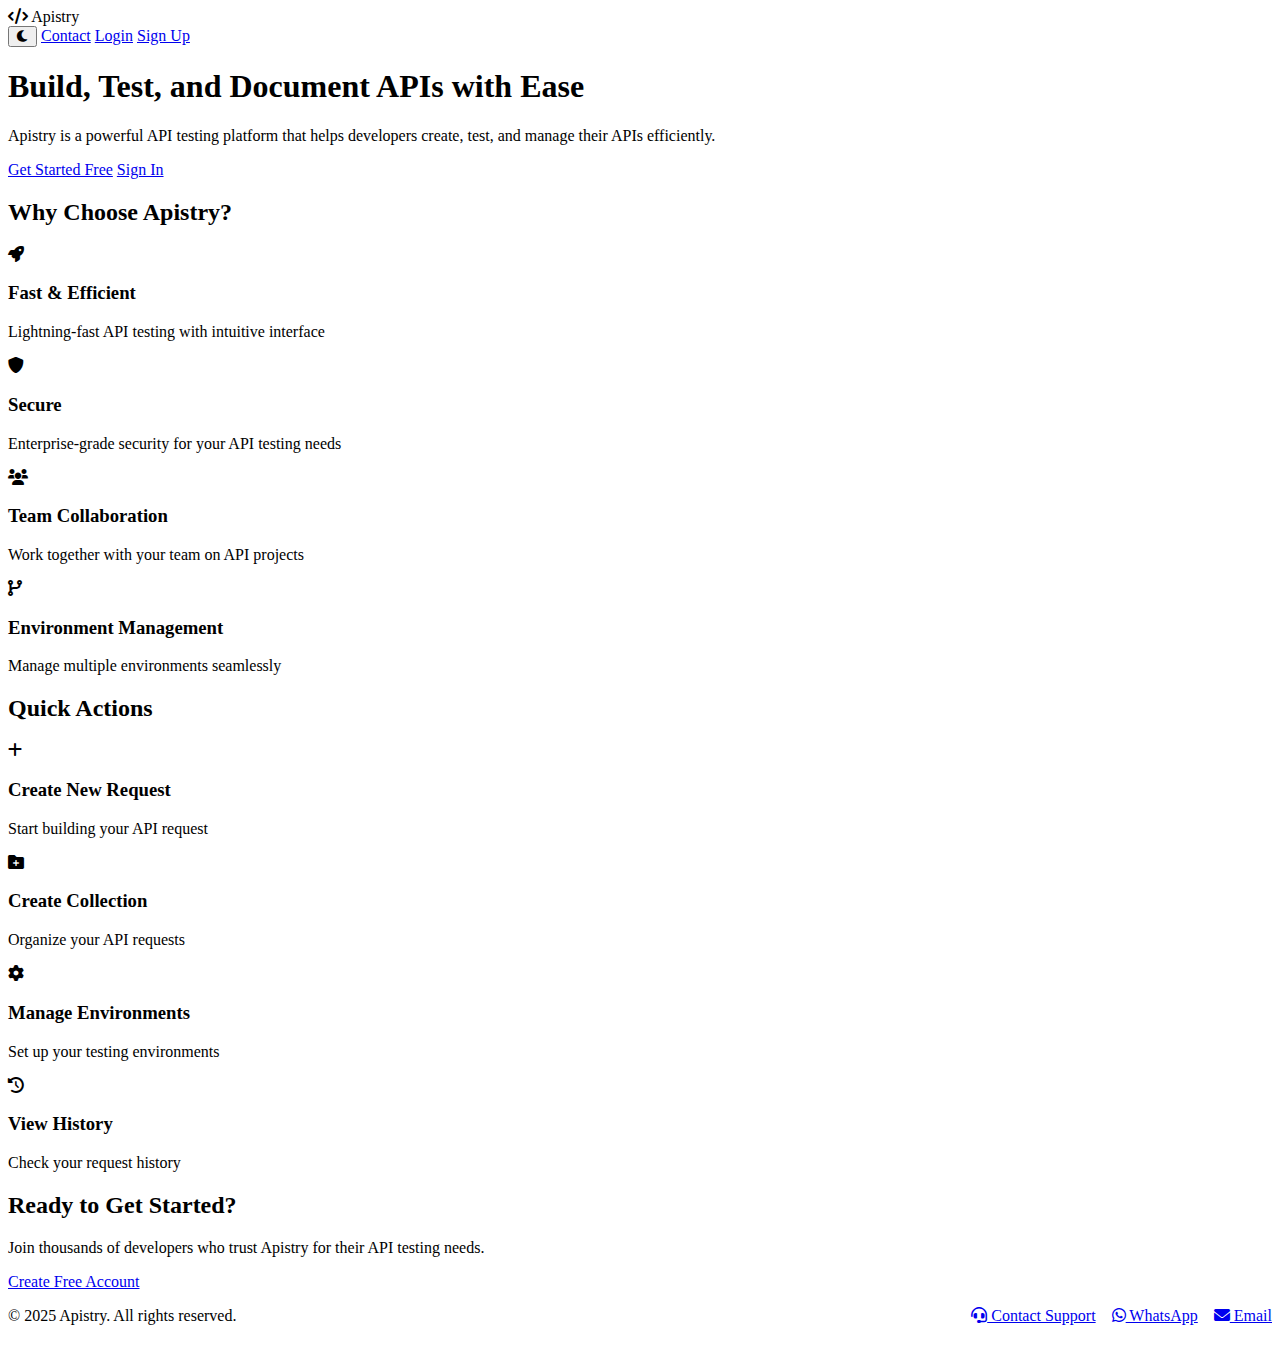
<file: target/classes/templates/index.html>
<!DOCTYPE html>
<html lang="en" xmlns:th="http://www.thymeleaf.org">
<head>
    <meta charset="UTF-8">
    <meta name="viewport" content="width=device-width, initial-scale=1.0">
    <title>Apistry - API Testing Made Simple</title>
    <link href="https://cdnjs.cloudflare.com/ajax/libs/font-awesome/6.0.0/css/all.min.css" rel="stylesheet">
    <link rel="stylesheet" th:href="@{/css/main.css}">
    <script th:src="@{/js/main.js}" defer></script>
</head>
<body>
    <!-- Header -->
    <header class="header">
        <div class="header-content">
            <div class="logo">
                <i class="fas fa-code"></i>
                <span>Apistry</span>
            </div>
            <nav class="nav-menu">
                <button class="theme-toggle" onclick="toggleTheme()" title="Toggle theme">
                    <i class="fas fa-moon"></i>
                </button>
                <a href="/contact" class="nav-link">Contact</a>
                <a href="/login" class="nav-link">Login</a>
                <a href="/register" class="nav-link btn-primary">Sign Up</a>
            </nav>
        </div>
    </header>

    <!-- Main Content -->
    <main class="main-content">
        <!-- Hero Section -->
        <section class="hero">
            <div class="hero-content">
                <h1 class="hero-title">Build, Test, and Document APIs with Ease</h1>
                <p class="hero-subtitle">Apistry is a powerful API testing platform that helps developers create, test, and manage their APIs efficiently.</p>
                <div class="hero-buttons">
                    <a href="/register" class="btn btn-primary btn-large">Get Started Free</a>
                    <a href="/login" class="btn btn-secondary btn-large">Sign In</a>
                </div>
            </div>
        </section>

        <!-- Features Section -->
        <section class="features">
            <div class="container">
                <h2 class="section-title">Why Choose Apistry?</h2>
                <div class="features-grid">
                    <div class="feature-card">
                        <div class="feature-icon">
                            <i class="fas fa-rocket"></i>
                        </div>
                        <h3>Fast & Efficient</h3>
                        <p>Lightning-fast API testing with intuitive interface</p>
                    </div>
                    <div class="feature-card">
                        <div class="feature-icon">
                            <i class="fas fa-shield-alt"></i>
                        </div>
                        <h3>Secure</h3>
                        <p>Enterprise-grade security for your API testing needs</p>
                    </div>
                    <div class="feature-card">
                        <div class="feature-icon">
                            <i class="fas fa-users"></i>
                        </div>
                        <h3>Team Collaboration</h3>
                        <p>Work together with your team on API projects</p>
                    </div>
                    <div class="feature-card">
                        <div class="feature-icon">
                            <i class="fas fa-code-branch"></i>
                        </div>
                        <h3>Environment Management</h3>
                        <p>Manage multiple environments seamlessly</p>
                    </div>
                </div>
            </div>
        </section>

        <!-- Quick Actions Section -->
        <section class="quick-actions">
            <div class="container">
                <h2 class="section-title">Quick Actions</h2>
                <div class="actions-grid">
                    <div class="action-card" onclick="window.location.href='/login'">
                        <div class="action-icon">
                            <i class="fas fa-plus"></i>
                        </div>
                        <h3>Create New Request</h3>
                        <p>Start building your API request</p>
                    </div>
                    <div class="action-card" onclick="window.location.href='/login'">
                        <div class="action-icon">
                            <i class="fas fa-folder-plus"></i>
                        </div>
                        <h3>Create Collection</h3>
                        <p>Organize your API requests</p>
                    </div>
                    <div class="action-card" onclick="window.location.href='/login'">
                        <div class="action-icon">
                            <i class="fas fa-cog"></i>
                        </div>
                        <h3>Manage Environments</h3>
                        <p>Set up your testing environments</p>
                    </div>
                    <div class="action-card" onclick="window.location.href='/login'">
                        <div class="action-icon">
                            <i class="fas fa-history"></i>
                        </div>
                        <h3>View History</h3>
                        <p>Check your request history</p>
                    </div>
                </div>
            </div>
        </section>

        <!-- CTA Section -->
        <section class="cta">
            <div class="container">
                <h2>Ready to Get Started?</h2>
                <p>Join thousands of developers who trust Apistry for their API testing needs.</p>
                <a href="/register" class="btn btn-primary btn-large">Create Free Account</a>
            </div>
        </section>
    </main>

    <!-- Footer -->
    <footer class="footer">
        <div class="container">
            <div style="display: flex; justify-content: space-between; align-items: center; flex-wrap: wrap; gap: 1rem;">
                <p>&copy; 2025 Apistry. All rights reserved.</p>
                <div style="display: flex; gap: 1rem; align-items: center;">
                    <a href="/contact">
                        <i class="fas fa-headset"></i> Contact Support
                    </a>
                    <a href="https://wa.me/919560530197" target="_blank">
                        <i class="fab fa-whatsapp"></i> WhatsApp
                    </a>
                    <a href="mailto:ak23.ideal@gmail.com">
                        <i class="fas fa-envelope"></i> Email
                    </a>
                </div>
            </div>
        </div>
    </footer>

    <script th:src="@{/js/main.js}"></script>
</body>
</html>
</file>
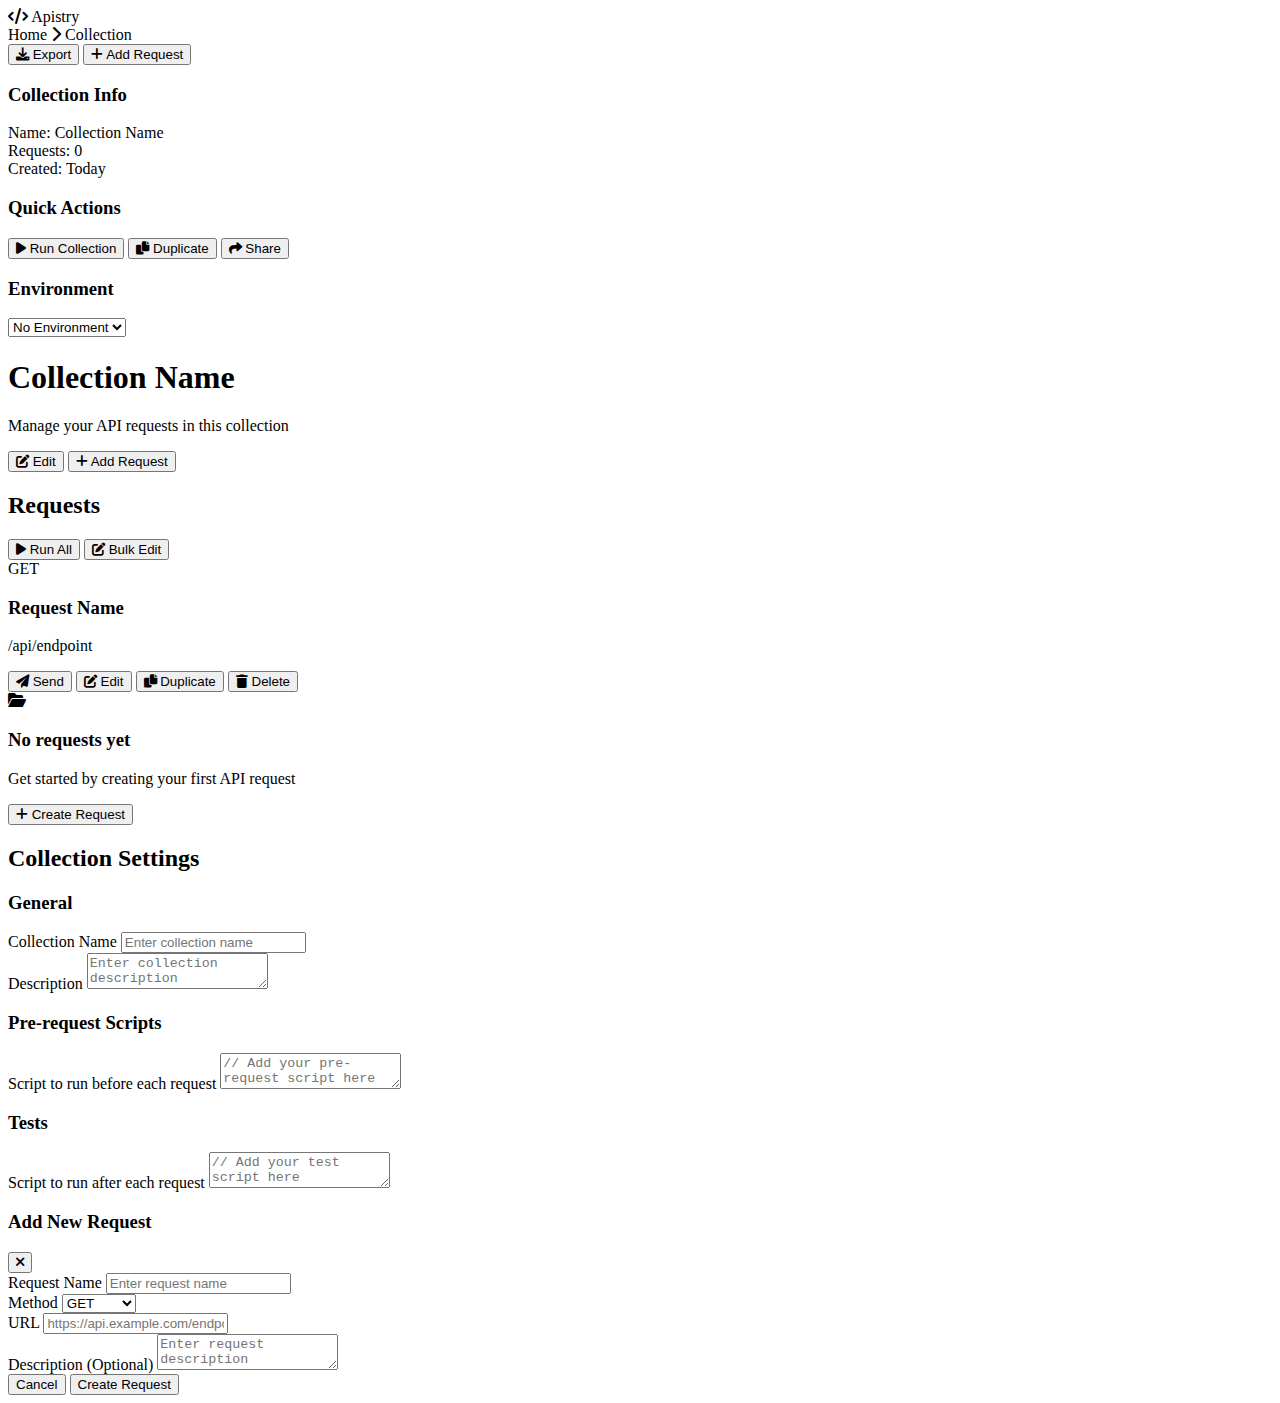
<file: target/classes/templates/collection.html>
<!DOCTYPE html>
<html lang="en" xmlns:th="http://www.thymeleaf.org">
<head>
    <meta charset="UTF-8">
    <meta name="viewport" content="width=device-width, initial-scale=1.0">
    <title>Collection - Apistry</title>
    <link rel="stylesheet" th:href="@{/css/main.css}">
    <link rel="stylesheet" th:href="@{/css/collection.css}">
    <link href="https://cdnjs.cloudflare.com/ajax/libs/font-awesome/6.0.0/css/all.min.css" rel="stylesheet">
</head>
<body>
    <!-- Header -->
    <header class="header">
        <div class="header-left">
            <div class="logo">
                <i class="fas fa-code"></i>
                <span>Apistry</span>
            </div>
            <nav class="breadcrumb">
                <a th:href="@{/}">Home</a>
                <i class="fas fa-chevron-right"></i>
                <span th:text="${collection.name}">Collection</span>
            </nav>
        </div>
        <div class="header-right">
            <button class="btn btn-secondary">
                <i class="fas fa-download"></i>
                Export
            </button>
            <button class="btn btn-primary" onclick="addRequest()">
                <i class="fas fa-plus"></i>
                Add Request
            </button>
        </div>
    </header>

    <!-- Main Container -->
    <div class="main-container">
        <!-- Sidebar -->
        <aside class="sidebar">
            <div class="sidebar-section">
                <div class="sidebar-header">
                    <h3>Collection Info</h3>
                </div>
                <div class="collection-info">
                    <div class="info-item">
                        <label>Name:</label>
                        <span th:text="${collection.name}">Collection Name</span>
                    </div>
                    <div class="info-item">
                        <label>Requests:</label>
                        <span th:text="${#lists.size(requests)}">0</span>
                    </div>
                    <div class="info-item">
                        <label>Created:</label>
                        <span>Today</span>
                    </div>
                </div>
            </div>

            <div class="sidebar-section">
                <div class="sidebar-header">
                    <h3>Quick Actions</h3>
                </div>
                <div class="quick-actions">
                    <button class="btn btn-sm btn-secondary" onclick="runCollection()">
                        <i class="fas fa-play"></i>
                        Run Collection
                    </button>
                    <button class="btn btn-sm btn-secondary" onclick="duplicateCollection()">
                        <i class="fas fa-copy"></i>
                        Duplicate
                    </button>
                    <button class="btn btn-sm btn-secondary" onclick="shareCollection()">
                        <i class="fas fa-share"></i>
                        Share
                    </button>
                </div>
            </div>

            <div class="sidebar-section">
                <div class="sidebar-header">
                    <h3>Environment</h3>
                </div>
                <div class="environment-selector">
                    <select id="environmentSelect">
                        <option value="">No Environment</option>
                        <option value="dev">Development</option>
                        <option value="staging">Staging</option>
                        <option value="prod">Production</option>
                    </select>
                </div>
            </div>
        </aside>

        <!-- Main Content -->
        <main class="main-content">
            <div class="collection-container">
                <!-- Collection Header -->
                <div class="collection-header">
                    <div class="collection-title">
                        <h1 th:text="${collection.name}">Collection Name</h1>
                        <p class="collection-description">Manage your API requests in this collection</p>
                    </div>
                    <div class="collection-actions">
                        <button class="btn btn-secondary" onclick="editCollection()">
                            <i class="fas fa-edit"></i>
                            Edit
                        </button>
                        <button class="btn btn-primary" onclick="addRequest()">
                            <i class="fas fa-plus"></i>
                            Add Request
                        </button>
                    </div>
                </div>

                <!-- Requests List -->
                <div class="requests-section">
                    <div class="section-header">
                        <h2>Requests</h2>
                        <div class="section-actions">
                            <button class="btn btn-sm btn-secondary" onclick="runAllRequests()">
                                <i class="fas fa-play"></i>
                                Run All
                            </button>
                            <button class="btn btn-sm btn-secondary" onclick="bulkEdit()">
                                <i class="fas fa-edit"></i>
                                Bulk Edit
                            </button>
                        </div>
                    </div>

                    <div class="requests-list" th:if="${requests != null and !requests.empty}">
                        <div class="request-item" th:each="request : ${requests}">
                            <div class="request-info">
                                <div class="request-method">
                                    <span class="method-badge" th:text="${request.method}">GET</span>
                                </div>
                                <div class="request-details">
                                    <h3 class="request-name" th:text="${request.url}">Request Name</h3>
                                    <p class="request-url" th:text="${request.url}">/api/endpoint</p>
                                </div>
                            </div>
                            <div class="request-actions">
                                <button class="btn btn-sm btn-primary" th:onclick="'sendRequest(' + ${request.id} + ')'">
                                    <i class="fas fa-paper-plane"></i>
                                    Send
                                </button>
                                <button class="btn btn-sm btn-secondary" th:onclick="'editRequest(' + ${request.id} + ')'">
                                    <i class="fas fa-edit"></i>
                                    Edit
                                </button>
                                <button class="btn btn-sm btn-secondary" th:onclick="'duplicateRequest(' + ${request.id} + ')'">
                                    <i class="fas fa-copy"></i>
                                    Duplicate
                                </button>
                                <button class="btn btn-sm btn-danger" th:onclick="'deleteRequest(' + ${request.id} + ')'">
                                    <i class="fas fa-trash"></i>
                                    Delete
                                </button>
                            </div>
                        </div>
                    </div>

                    <div class="empty-state" th:if="${requests == null or requests.empty}">
                        <div class="empty-content">
                            <i class="fas fa-folder-open"></i>
                            <h3>No requests yet</h3>
                            <p>Get started by creating your first API request</p>
                            <button class="btn btn-primary" onclick="addRequest()">
                                <i class="fas fa-plus"></i>
                                Create Request
                            </button>
                        </div>
                    </div>
                </div>

                <!-- Collection Settings -->
                <div class="collection-settings">
                    <div class="section-header">
                        <h2>Collection Settings</h2>
                    </div>
                    <div class="settings-content">
                        <div class="setting-group">
                            <h3>General</h3>
                            <div class="setting-item">
                                <label>Collection Name</label>
                                <input type="text" th:value="${collection.name}" placeholder="Enter collection name">
                            </div>
                            <div class="setting-item">
                                <label>Description</label>
                                <textarea placeholder="Enter collection description"></textarea>
                            </div>
                        </div>

                        <div class="setting-group">
                            <h3>Pre-request Scripts</h3>
                            <div class="setting-item">
                                <label>Script to run before each request</label>
                                <textarea placeholder="// Add your pre-request script here"></textarea>
                            </div>
                        </div>

                        <div class="setting-group">
                            <h3>Tests</h3>
                            <div class="setting-item">
                                <label>Script to run after each request</label>
                                <textarea placeholder="// Add your test script here"></textarea>
                            </div>
                        </div>
                    </div>
                </div>
            </div>
        </main>
    </div>

    <!-- Add Request Modal -->
    <div class="modal" id="addRequestModal">
        <div class="modal-content">
            <div class="modal-header">
                <h3>Add New Request</h3>
                <button class="btn-icon modal-close">
                    <i class="fas fa-times"></i>
                </button>
            </div>
            <div class="modal-body">
                <form id="addRequestForm">
                    <div class="form-group">
                        <label for="requestName">Request Name</label>
                        <input type="text" id="requestName" name="name" placeholder="Enter request name" required>
                    </div>
                    <div class="form-group">
                        <label for="requestMethod">Method</label>
                        <select id="requestMethod" name="method" required>
                            <option value="GET">GET</option>
                            <option value="POST">POST</option>
                            <option value="PUT">PUT</option>
                            <option value="DELETE">DELETE</option>
                            <option value="PATCH">PATCH</option>
                        </select>
                    </div>
                    <div class="form-group">
                        <label for="requestUrl">URL</label>
                        <input type="url" id="requestUrl" name="url" placeholder="https://api.example.com/endpoint" required>
                    </div>
                    <div class="form-group">
                        <label for="requestDescription">Description (Optional)</label>
                        <textarea id="requestDescription" name="description" placeholder="Enter request description"></textarea>
                    </div>
                </form>
            </div>
            <div class="modal-footer">
                <button class="btn btn-secondary modal-close">Cancel</button>
                <button class="btn btn-primary" onclick="createRequest()">Create Request</button>
            </div>
        </div>
    </div>

    <script th:src="@{/js/main.js}"></script>
    <script th:src="@{/js/collection.js}"></script>
</body>
</html>
</file>
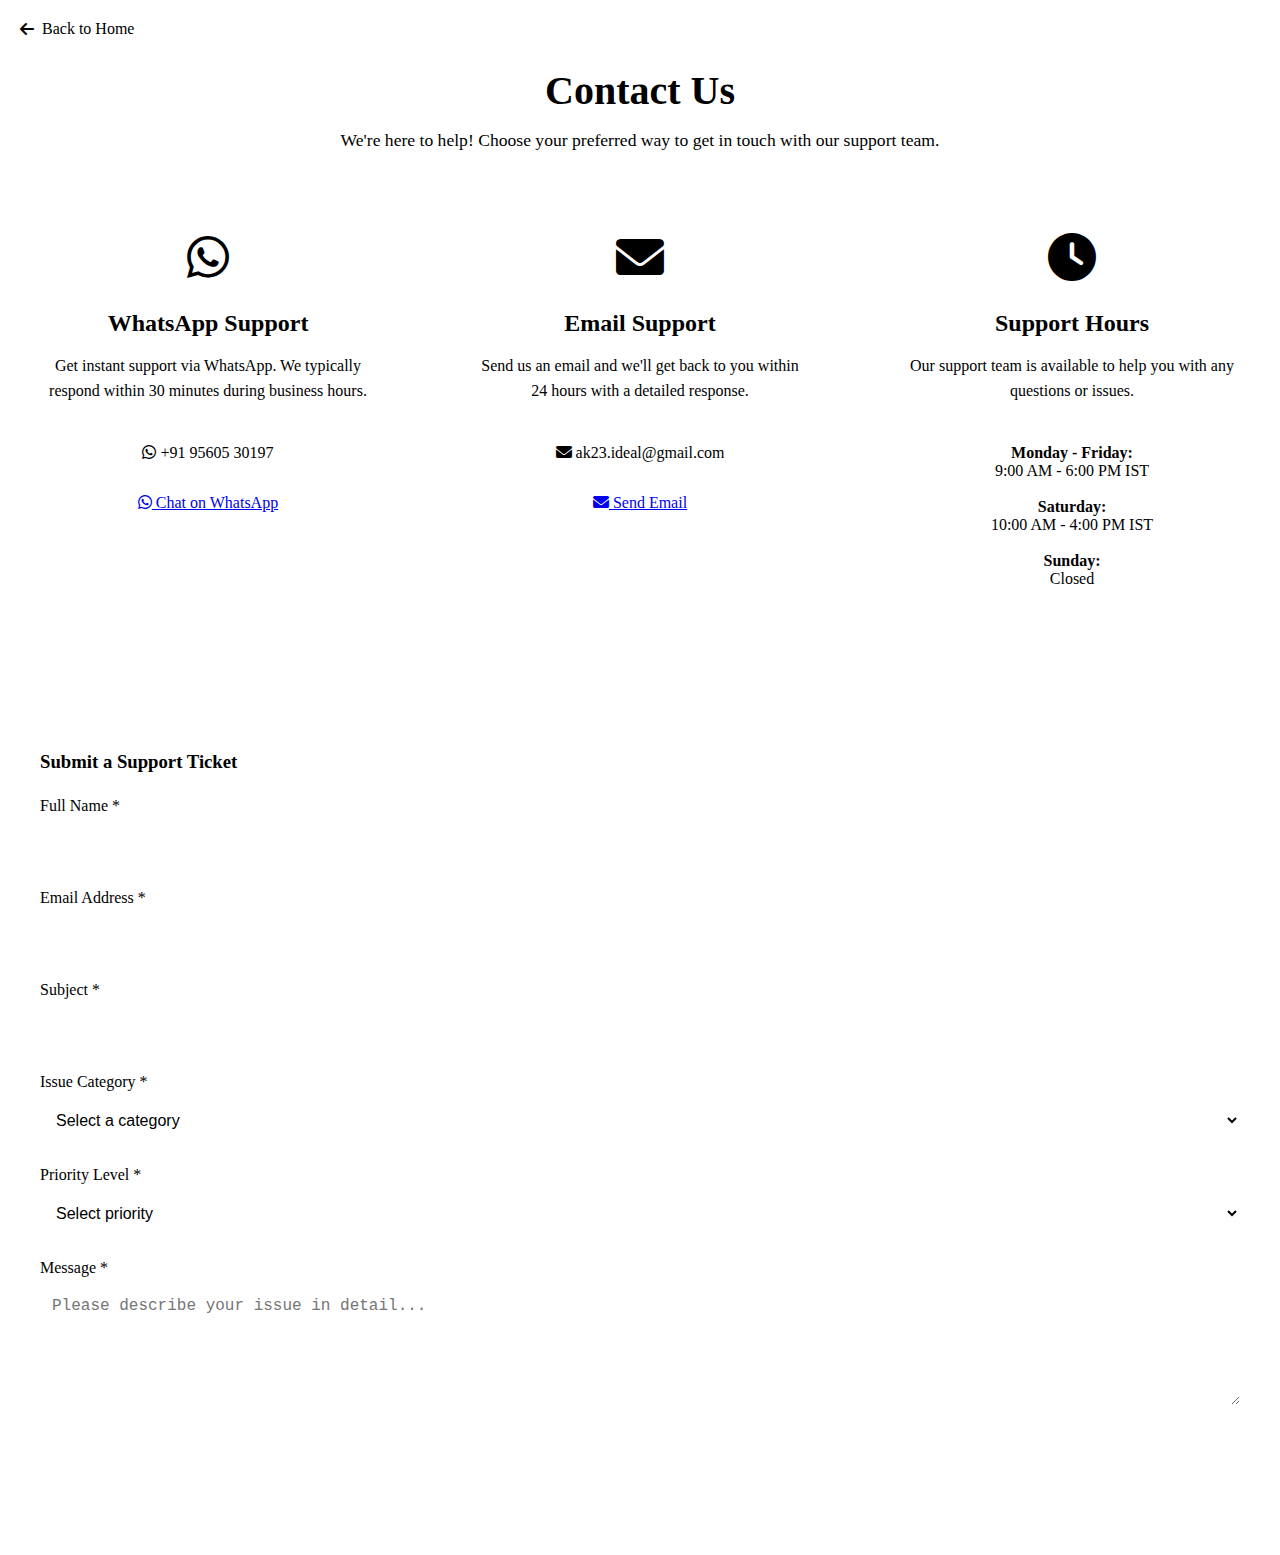
<file: target/classes/templates/contact.html>
<!DOCTYPE html>
<html lang="en" xmlns:th="http://www.thymeleaf.org">
<head>
    <meta charset="UTF-8">
    <meta name="viewport" content="width=device-width, initial-scale=1.0">
    <title>Contact Us - Apistry</title>
    <link href="https://cdnjs.cloudflare.com/ajax/libs/font-awesome/6.0.0/css/all.min.css" rel="stylesheet">
    <link rel="stylesheet" th:href="@{/css/main.css}">
    <script th:src="@{/js/main.js}" defer></script>
    <style>
        .contact-container {
            min-height: 100vh;
            background: var(--bg-primary);
            padding: 2rem 0;
        }
        
        .contact-header {
            text-align: center;
            margin-bottom: 3rem;
        }
        
        .contact-header h1 {
            font-size: 2.5rem;
            color: var(--text-primary);
            margin-bottom: 1rem;
            transition: color 0.3s ease;
        }
        
        .contact-header p {
            font-size: 1.1rem;
            color: var(--text-secondary);
            max-width: 600px;
            margin: 0 auto;
            transition: color 0.3s ease;
        }
        
        .contact-grid {
            display: grid;
            grid-template-columns: repeat(auto-fit, minmax(300px, 1fr));
            gap: 2rem;
            margin-bottom: 3rem;
        }
        
        .contact-card {
            background: var(--card-bg);
            border-radius: 12px;
            padding: 2rem;
            text-align: center;
            box-shadow: var(--shadow);
            transition: transform 0.3s ease, box-shadow 0.3s ease, background-color 0.3s ease;
        }
        
        .contact-card:hover {
            transform: translateY(-5px);
            box-shadow: 0 8px 25px rgba(0,0,0,0.1);
        }
        
        .contact-icon {
            font-size: 3rem;
            color: var(--btn-primary);
            margin-bottom: 1rem;
            transition: color 0.3s ease;
        }
        
        .contact-card h3 {
            font-size: 1.5rem;
            color: var(--text-primary);
            margin-bottom: 1rem;
            transition: color 0.3s ease;
        }
        
        .contact-card p {
            color: var(--text-secondary);
            margin-bottom: 1.5rem;
            line-height: 1.6;
            transition: color 0.3s ease;
        }
        
        .contact-info {
            background: var(--bg-secondary);
            border-radius: 8px;
            padding: 1rem;
            margin-bottom: 1rem;
            transition: background-color 0.3s ease;
        }
        
        .contact-info a {
            color: var(--btn-primary);
            text-decoration: none;
            font-weight: 500;
            transition: color 0.3s ease;
        }
        
        .contact-info a:hover {
            color: var(--btn-primary-hover);
            text-decoration: underline;
        }
        
        .support-form {
            background: var(--card-bg);
            border-radius: 12px;
            padding: 2rem;
            box-shadow: var(--shadow);
            transition: background-color 0.3s ease, box-shadow 0.3s ease;
        }
        
        .support-form h3 {
            color: var(--text-primary);
            margin-bottom: 1.5rem;
            transition: color 0.3s ease;
        }
        
        .form-group {
            margin-bottom: 1.5rem;
        }
        
        .form-group label {
            display: block;
            margin-bottom: 0.5rem;
            font-weight: 500;
            color: var(--text-primary);
            transition: color 0.3s ease;
        }
        
        .form-group input,
        .form-group select,
        .form-group textarea {
            width: 100%;
            padding: 0.75rem;
            border: 2px solid var(--input-border);
            border-radius: 6px;
            font-size: 1rem;
            background: var(--input-bg);
            color: var(--text-primary);
            transition: border-color 0.3s ease, background-color 0.3s ease, color 0.3s ease;
            box-sizing: border-box;
        }
        
        .form-group textarea {
            resize: vertical;
            min-height: 120px;
        }
        
        .form-group input:focus,
        .form-group select:focus,
        .form-group textarea:focus {
            outline: none;
            border-color: var(--btn-primary);
        }
        
        .submit-btn {
            background: var(--btn-primary);
            color: white;
            border: none;
            padding: 1rem 2rem;
            border-radius: 6px;
            font-size: 1rem;
            font-weight: 600;
            cursor: pointer;
            transition: background-color 0.3s ease;
            width: 100%;
        }
        
        .submit-btn:hover {
            background: var(--btn-primary-hover);
        }
        
        .back-home {
            position: absolute;
            top: 20px;
            left: 20px;
            color: var(--text-primary);
            text-decoration: none;
            font-weight: 500;
            display: flex;
            align-items: center;
            gap: 8px;
            transition: color 0.3s ease;
        }
        
        .back-home:hover {
            color: var(--btn-primary);
        }
        
        @media (max-width: 768px) {
            .contact-grid {
                grid-template-columns: 1fr;
            }
            
            .contact-header h1 {
                font-size: 2rem;
            }
            
            .contact-container {
                padding: 1rem;
            }
        }
    </style>
</head>
<body>
    <a href="/" class="back-home">
        <i class="fas fa-arrow-left"></i>
        Back to Home
    </a>
    
    <div class="contact-container">
        <div class="container">
            <div class="contact-header">
                <h1>Contact Us</h1>
                <p>We're here to help! Choose your preferred way to get in touch with our support team.</p>
            </div>
            
            <div class="contact-grid">
                <!-- WhatsApp Contact -->
                <div class="contact-card">
                    <div class="contact-icon">
                        <i class="fab fa-whatsapp"></i>
                    </div>
                    <h3>WhatsApp Support</h3>
                    <p>Get instant support via WhatsApp. We typically respond within 30 minutes during business hours.</p>
                    <div class="contact-info">
                        <a href="https://wa.me/919560530197" target="_blank">
                            <i class="fab fa-whatsapp"></i> +91 95605 30197
                        </a>
                    </div>
                    <a href="https://wa.me/919560530197" target="_blank" class="btn btn-primary">
                        <i class="fab fa-whatsapp"></i>
                        Chat on WhatsApp
                    </a>
                </div>
                
                <!-- Email Contact -->
                <div class="contact-card">
                    <div class="contact-icon">
                        <i class="fas fa-envelope"></i>
                    </div>
                    <h3>Email Support</h3>
                    <p>Send us an email and we'll get back to you within 24 hours with a detailed response.</p>
                    <div class="contact-info">
                        <a href="mailto:ak23.ideal@gmail.com">
                            <i class="fas fa-envelope"></i> ak23.ideal@gmail.com
                        </a>
                    </div>
                    <a href="mailto:ak23.ideal@gmail.com" class="btn btn-primary">
                        <i class="fas fa-envelope"></i>
                        Send Email
                    </a>
                </div>
                
                <!-- Support Hours -->
                <div class="contact-card">
                    <div class="contact-icon">
                        <i class="fas fa-clock"></i>
                    </div>
                    <h3>Support Hours</h3>
                    <p>Our support team is available to help you with any questions or issues.</p>
                    <div class="contact-info">
                        <strong>Monday - Friday:</strong><br>
                        9:00 AM - 6:00 PM IST<br><br>
                        <strong>Saturday:</strong><br>
                        10:00 AM - 4:00 PM IST<br><br>
                        <strong>Sunday:</strong><br>
                        Closed
                    </div>
                </div>
            </div>
            
            <!-- Support Ticket Form -->
            <div class="support-form">
                <h3>Submit a Support Ticket</h3>
                <form id="supportForm" onsubmit="submitSupportTicket(event)">
                    <div class="form-group">
                        <label for="name">Full Name *</label>
                        <input type="text" id="name" name="name" required>
                    </div>
                    
                    <div class="form-group">
                        <label for="email">Email Address *</label>
                        <input type="email" id="email" name="email" required>
                    </div>
                    
                    <div class="form-group">
                        <label for="subject">Subject *</label>
                        <input type="text" id="subject" name="subject" required>
                    </div>
                    
                    <div class="form-group">
                        <label for="category">Issue Category *</label>
                        <select id="category" name="category" required>
                            <option value="">Select a category</option>
                            <option value="technical">Technical Issue</option>
                            <option value="billing">Billing & Payment</option>
                            <option value="feature">Feature Request</option>
                            <option value="bug">Bug Report</option>
                            <option value="general">General Inquiry</option>
                            <option value="other">Other</option>
                        </select>
                    </div>
                    
                    <div class="form-group">
                        <label for="priority">Priority Level *</label>
                        <select id="priority" name="priority" required>
                            <option value="">Select priority</option>
                            <option value="low">Low - General question or feature request</option>
                            <option value="medium">Medium - Minor issue affecting functionality</option>
                            <option value="high">High - Major issue affecting core features</option>
                            <option value="urgent">Urgent - Critical issue preventing use</option>
                        </select>
                    </div>
                    
                    <div class="form-group">
                        <label for="message">Message *</label>
                        <textarea id="message" name="message" placeholder="Please describe your issue in detail..." required></textarea>
                    </div>
                    
                    <button type="submit" class="submit-btn">
                        <i class="fas fa-paper-plane"></i>
                        Submit Support Ticket
                    </button>
                </form>
            </div>
        </div>
    </div>
    
    <script>
        function submitSupportTicket(event) {
            event.preventDefault();
            
            const form = event.target;
            const formData = new FormData(form);
            
            // Get form values
            const name = formData.get('name');
            const email = formData.get('email');
            const subject = formData.get('subject');
            const category = formData.get('category');
            const priority = formData.get('priority');
            const message = formData.get('message');
            
            // Validate form
            if (!name || !email || !subject || !category || !priority || !message) {
                alert('Please fill in all required fields');
                return;
            }
            
            // Show success message
            alert('Thank you! Your support ticket has been submitted successfully. We will get back to you within 24 hours.');
            
            // Reset form
            form.reset();
        }
    </script>
</body>
</html>
</file>
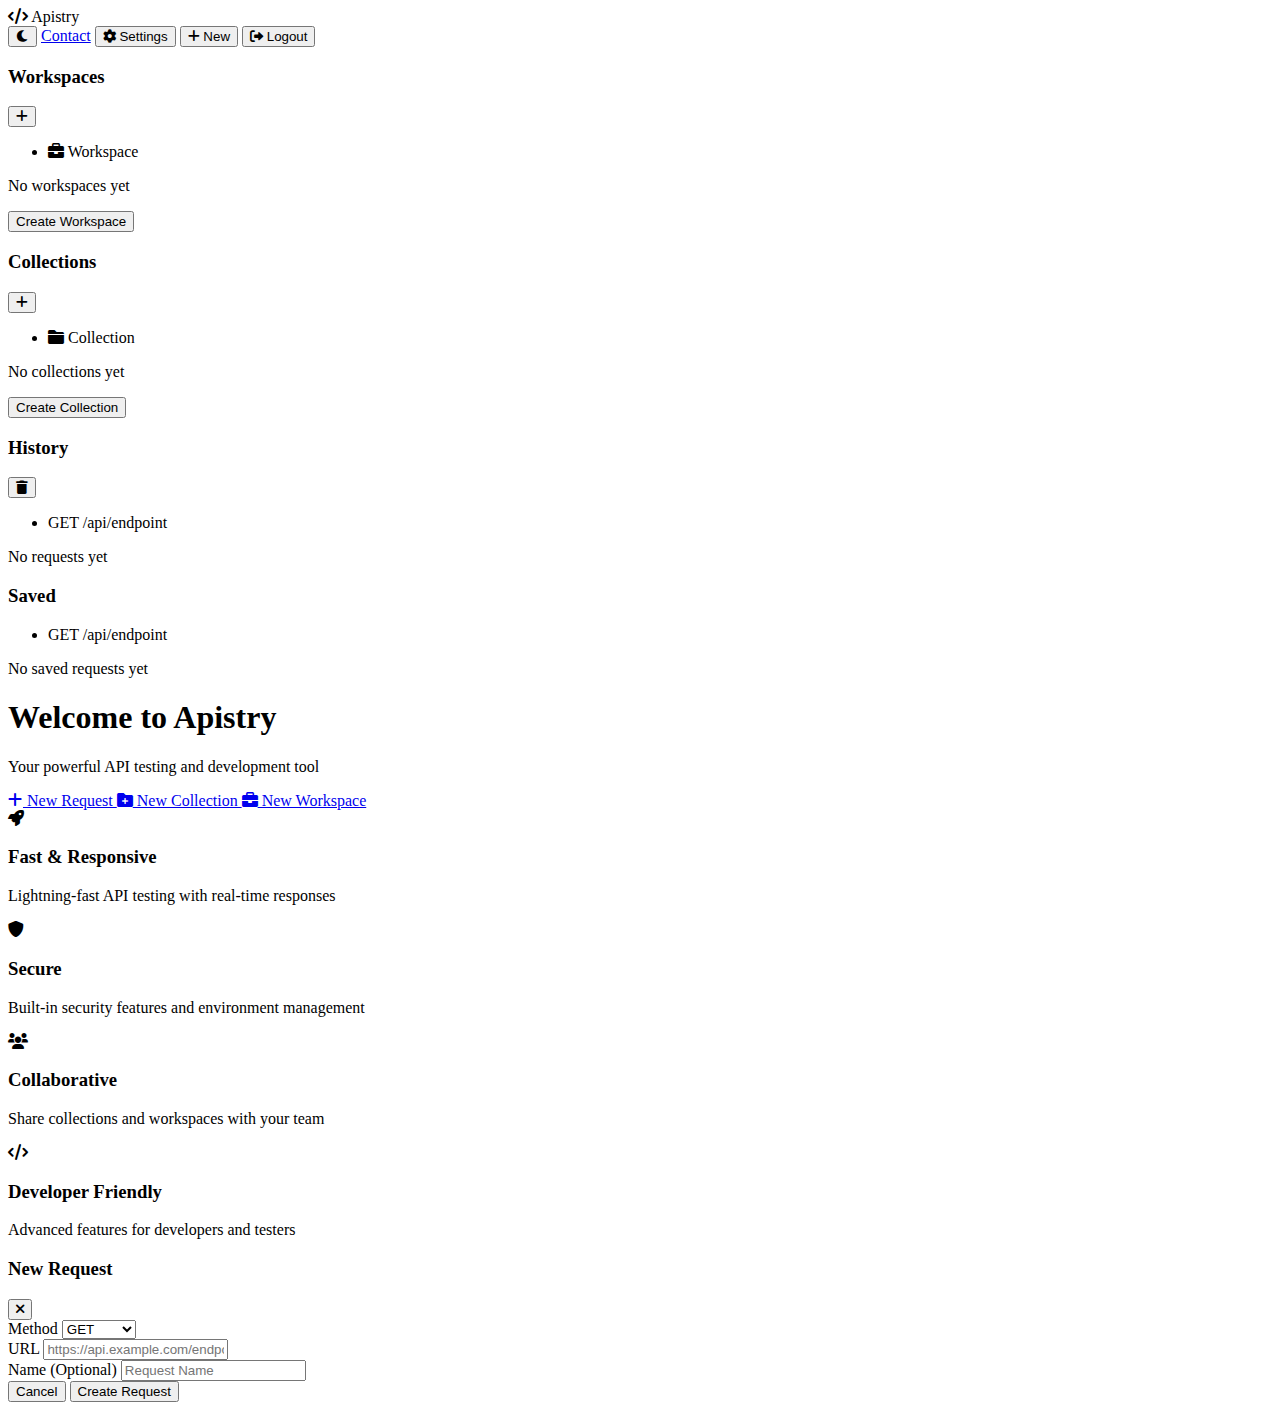
<file: target/classes/templates/dashboard.html>
<!DOCTYPE html>
<html lang="en" xmlns:th="http://www.thymeleaf.org">
<head>
    <meta charset="UTF-8">
    <meta name="viewport" content="width=device-width, initial-scale=1.0">
    <title>Apistry - Dashboard</title>
    <link href="https://cdnjs.cloudflare.com/ajax/libs/font-awesome/6.0.0/css/all.min.css" rel="stylesheet">
    <link rel="stylesheet" th:href="@{/css/main.css}">
    <script th:src="@{/js/main.js}" defer></script>
</head>
<body>
    <!-- Header -->
    <header class="header">
        <div class="header-content">
            <div class="logo">
                <i class="fas fa-code"></i>
                <span>Apistry</span>
            </div>
            <nav class="nav-menu">
                <button class="theme-toggle" onclick="toggleTheme()" title="Toggle theme">
                    <i class="fas fa-moon"></i>
                </button>
                <a href="/contact" class="nav-link">Contact</a>
                <button class="btn btn-secondary">
                    <i class="fas fa-cog"></i>
                    Settings
                </button>
                <button class="btn btn-primary">
                    <i class="fas fa-plus"></i>
                    New
                </button>
                <form th:action="@{/logout}" method="post" style="display: inline;">
                    <button type="submit" class="btn btn-secondary">
                        <i class="fas fa-sign-out-alt"></i>
                        Logout
                    </button>
                </form>
            </nav>
        </div>
    </header>

    <!-- Main Container -->
    <div class="main-container">
        <!-- Sidebar -->
        <aside class="sidebar">
            <div class="sidebar-section">
                <div class="sidebar-header">
                    <h3>Workspaces</h3>
                    <button class="btn-icon" title="Add Workspace">
                        <i class="fas fa-plus"></i>
                    </button>
                </div>
                <ul class="sidebar-list" th:if="${workspaces != null and !workspaces.empty}">
                    <li th:each="workspace : ${workspaces}">
                        <a th:href="@{/workspace/{id}(id=${workspace.id})}" class="sidebar-item">
                            <i class="fas fa-briefcase"></i>
                            <span th:text="${workspace.name}">Workspace</span>
                        </a>
                    </li>
                </ul>
                <div class="sidebar-empty" th:if="${workspaces == null or workspaces.empty}">
                    <p>No workspaces yet</p>
                    <button class="btn btn-sm btn-primary">Create Workspace</button>
                </div>
            </div>

            <div class="sidebar-section">
                <div class="sidebar-header">
                    <h3>Collections</h3>
                    <button class="btn-icon" title="Add Collection">
                        <i class="fas fa-plus"></i>
                    </button>
                </div>
                <ul class="sidebar-list" th:if="${collections != null and !collections.empty}">
                    <li th:each="collection : ${collections}">
                        <a th:href="@{/collection/{id}(id=${collection.id})}" class="sidebar-item">
                            <i class="fas fa-folder"></i>
                            <span th:text="${collection.name}">Collection</span>
                        </a>
                    </li>
                </ul>
                <div class="sidebar-empty" th:if="${collections == null or collections.empty}">
                    <p>No collections yet</p>
                    <button class="btn btn-sm btn-primary">Create Collection</button>
                </div>
            </div>

            <div class="sidebar-section">
                <div class="sidebar-header">
                    <h3>History</h3>
                    <button class="btn-icon" title="Clear History">
                        <i class="fas fa-trash"></i>
                    </button>
                </div>
                <ul class="sidebar-list" th:if="${requests != null and !requests.empty}">
                    <li th:each="request : ${requests}" th:if="${#lists.size(requests) <= 10}">
                        <a th:href="@{/request/{id}(id=${request.id})}" class="sidebar-item">
                            <span class="method-badge" th:text="${request.method}">GET</span>
                            <span class="request-url" th:text="${request.url}">/api/endpoint</span>
                        </a>
                    </li>
                </ul>
                <div class="sidebar-empty" th:if="${requests == null or requests.empty}">
                    <p>No requests yet</p>
                </div>
            </div>

            <div class="sidebar-section">
                <div class="sidebar-header">
                    <h3>Saved</h3>
                </div>
                <ul class="sidebar-list" th:if="${savedRequests != null and !savedRequests.empty}">
                    <li th:each="request : ${savedRequests}">
                        <a th:href="@{/request/{id}(id=${request.id})}" class="sidebar-item">
                            <span class="method-badge" th:text="${request.method}">GET</span>
                            <span class="request-url" th:text="${request.url}">/api/endpoint</span>
                        </a>
                    </li>
                </ul>
                <div class="sidebar-empty" th:if="${savedRequests == null or savedRequests.empty}">
                    <p>No saved requests yet</p>
                </div>
            </div>
        </aside>

        <!-- Main Content -->
        <main class="main-content">
            <div class="welcome-section">
                <div class="welcome-content">
                    <h1>Welcome to Apistry</h1>
                    <p>Your powerful API testing and development tool</p>
                    
                    <div class="quick-actions">
                        <a href="/request/new" class="btn btn-large btn-primary">
                            <i class="fas fa-plus"></i>
                            New Request
                        </a>
                        <a href="/collection/new" class="btn btn-large btn-secondary">
                            <i class="fas fa-folder-plus"></i>
                            New Collection
                        </a>
                        <a href="/workspace/new" class="btn btn-large btn-secondary">
                            <i class="fas fa-briefcase"></i>
                            New Workspace
                        </a>
                    </div>

                    <div class="features-grid">
                        <div class="feature-card">
                            <i class="fas fa-rocket"></i>
                            <h3>Fast & Responsive</h3>
                            <p>Lightning-fast API testing with real-time responses</p>
                        </div>
                        <div class="feature-card">
                            <i class="fas fa-shield-alt"></i>
                            <h3>Secure</h3>
                            <p>Built-in security features and environment management</p>
                        </div>
                        <div class="feature-card">
                            <i class="fas fa-users"></i>
                            <h3>Collaborative</h3>
                            <p>Share collections and workspaces with your team</p>
                        </div>
                        <div class="feature-card">
                            <i class="fas fa-code"></i>
                            <h3>Developer Friendly</h3>
                            <p>Advanced features for developers and testers</p>
                        </div>
                    </div>
                </div>
            </div>
        </main>
    </div>

    <!-- Modals -->
    <div class="modal" id="newRequestModal">
        <div class="modal-content">
            <div class="modal-header">
                <h3>New Request</h3>
                <button class="btn-icon modal-close">
                    <i class="fas fa-times"></i>
                </button>
            </div>
            <div class="modal-body">
                <form id="newRequestForm">
                    <div class="form-group">
                        <label for="requestMethod">Method</label>
                        <select id="requestMethod" name="method" required>
                            <option value="GET">GET</option>
                            <option value="POST">POST</option>
                            <option value="PUT">PUT</option>
                            <option value="DELETE">DELETE</option>
                            <option value="PATCH">PATCH</option>
                        </select>
                    </div>
                    <div class="form-group">
                        <label for="requestUrl">URL</label>
                        <input type="url" id="requestUrl" name="url" placeholder="https://api.example.com/endpoint" required>
                    </div>
                    <div class="form-group">
                        <label for="requestName">Name (Optional)</label>
                        <input type="text" id="requestName" name="name" placeholder="Request Name">
                    </div>
                </form>
            </div>
            <div class="modal-footer">
                <button class="btn btn-secondary modal-close">Cancel</button>
                <button class="btn btn-primary" onclick="createRequest()">Create Request</button>
            </div>
        </div>
    </div>

    <script th:src="@{/js/main.js}"></script>
</body>
</html>
</file>
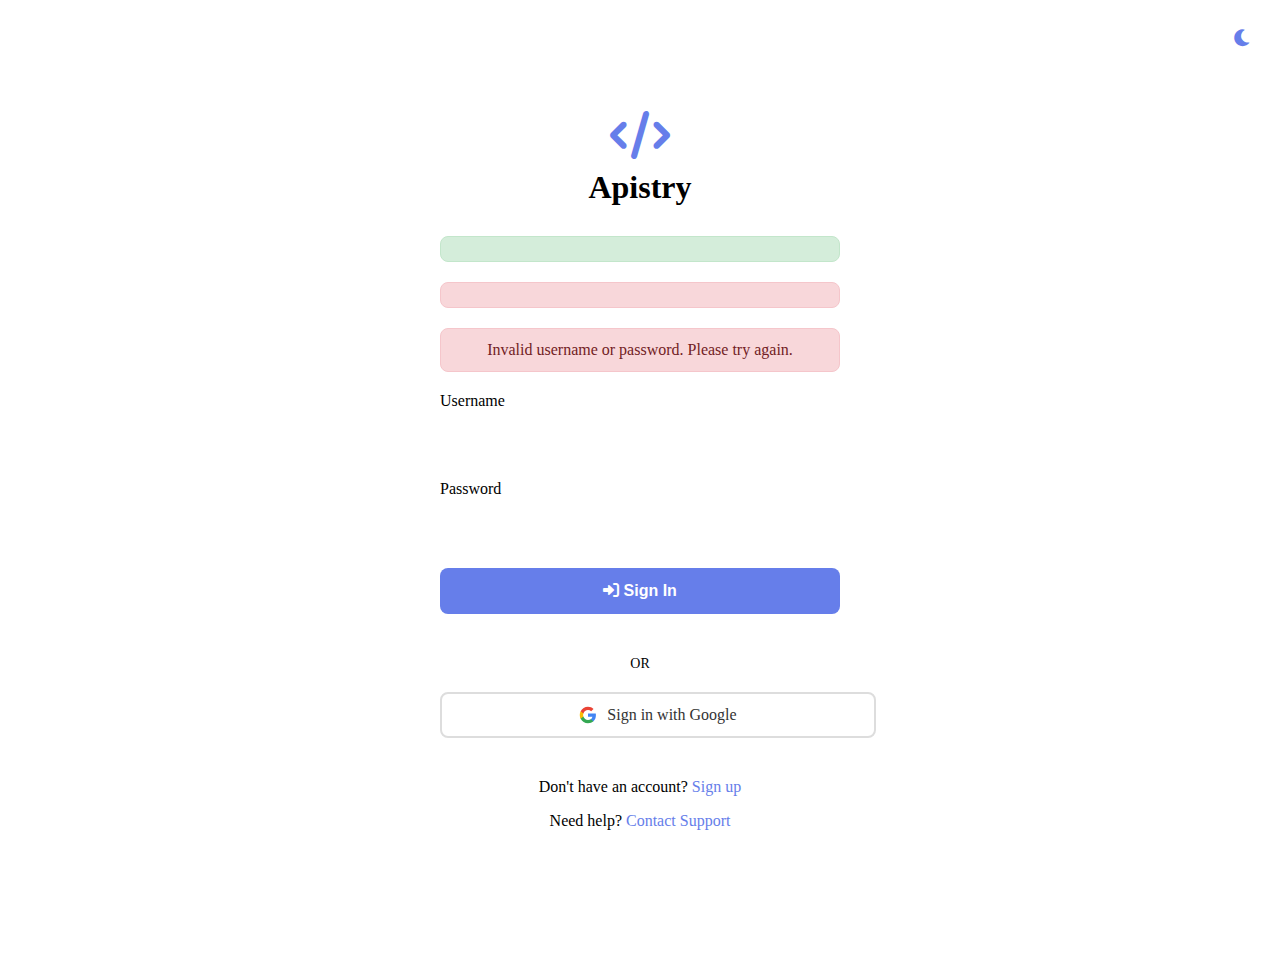
<file: target/classes/templates/login.html>
<!DOCTYPE html>
<html lang="en" xmlns:th="http://www.thymeleaf.org">
<head>
    <meta charset="UTF-8">
    <meta name="viewport" content="width=device-width, initial-scale=1.0">
    <title>Login - Apistry</title>
    <link href="https://cdnjs.cloudflare.com/ajax/libs/font-awesome/6.0.0/css/all.min.css" rel="stylesheet">
    <link rel="stylesheet" th:href="@{/css/main.css}">
    <script th:src="@{/js/main.js}" defer></script>
    <style>
        .auth-container {
            min-height: 100vh;
            display: flex;
            align-items: center;
            justify-content: center;
            background: var(--hero-gradient);
            padding: 20px;
            transition: background 0.3s ease;
        }
        
        .auth-card {
            background: var(--card-bg);
            border-radius: 12px;
            box-shadow: var(--shadow);
            padding: 40px;
            width: 100%;
            max-width: 400px;
            text-align: center;
            transition: background-color 0.3s ease, box-shadow 0.3s ease;
        }
        
        .auth-logo {
            margin-bottom: 30px;
        }
        
        .auth-logo i {
            font-size: 3rem;
            color: #667eea;
            margin-bottom: 10px;
        }
        
        .auth-logo h1 {
            color: var(--text-primary);
            margin: 0;
            font-size: 2rem;
            transition: color 0.3s ease;
        }
        
        .auth-form {
            text-align: left;
        }
        
        .form-group {
            margin-bottom: 20px;
        }
        
        .form-group label {
            display: block;
            margin-bottom: 8px;
            color: var(--text-secondary);
            font-weight: 500;
            transition: color 0.3s ease;
        }
        
        .form-group input {
            width: 100%;
            padding: 12px 16px;
            border: 2px solid var(--input-border);
            border-radius: 8px;
            font-size: 16px;
            background: var(--input-bg);
            color: var(--text-primary);
            transition: border-color 0.3s ease, background-color 0.3s ease, color 0.3s ease;
            box-sizing: border-box;
        }
        
        .form-group input:focus {
            outline: none;
            border-color: var(--btn-primary);
        }
        
        .auth-submit {
            width: 100%;
            padding: 14px;
            background: #667eea;
            color: white;
            border: none;
            border-radius: 8px;
            font-size: 16px;
            font-weight: 600;
            cursor: pointer;
            transition: background-color 0.3s ease;
            margin-bottom: 20px;
        }
        
        .auth-submit:hover {
            background: #5a6fd8;
        }
        
        .auth-links {
            text-align: center;
        }
        
        .auth-links a {
            color: #667eea;
            text-decoration: none;
            font-weight: 500;
        }
        
        .auth-links a:hover {
            text-decoration: underline;
        }
        
        .alert {
            padding: 12px 16px;
            border-radius: 8px;
            margin-bottom: 20px;
            font-weight: 500;
        }
        
        .alert-success {
            background: #d4edda;
            color: #155724;
            border: 1px solid #c3e6cb;
        }
        
        .alert-error {
            background: #f8d7da;
            color: #721c24;
            border: 1px solid #f5c6cb;
        }
        
        .back-home {
            position: absolute;
            top: 20px;
            left: 20px;
            color: white;
            text-decoration: none;
            font-weight: 500;
            display: flex;
            align-items: center;
            gap: 8px;
        }
        
        .back-home:hover {
            text-decoration: underline;
        }
        
        .oauth-divider {
            margin: 20px 0;
            text-align: center;
            position: relative;
        }
        
        .oauth-divider-line {
            position: relative;
            text-align: center;
            margin: 20px 0;
        }
        
        .oauth-divider-text {
            background: var(--card-bg);
            padding: 0 15px;
            color: var(--text-secondary);
            font-size: 14px;
            position: relative;
            z-index: 1;
        }
        
        .oauth-divider hr {
            position: absolute;
            top: 50%;
            left: 0;
            right: 0;
            border: none;
            border-top: 1px solid var(--input-border);
            z-index: 0;
        }
        
        .google-signin-btn {
            display: inline-flex;
            align-items: center;
            justify-content: center;
            width: 100%;
            padding: 12px 16px;
            background: white;
            color: #333;
            border: 2px solid #ddd;
            border-radius: 8px;
            text-decoration: none;
            font-weight: 500;
            transition: all 0.3s ease;
            margin-bottom: 20px;
            cursor: pointer;
        }
        
        .google-signin-btn:hover {
            background: #f8f9fa;
            border-color: #bbb;
            box-shadow: 0 2px 4px rgba(0,0,0,0.1);
            transform: translateY(-1px);
        }
        
        [data-theme="dark"] .google-signin-btn {
            background: #2d2d2d;
            color: #ffffff;
            border-color: #555;
        }
        
        [data-theme="dark"] .google-signin-btn:hover {
            background: #3d3d3d;
            border-color: #666;
        }
        
        .google-icon {
            margin-right: 10px;
            flex-shrink: 0;
        }
    </style>
</head>
<body>
    <a href="/" class="back-home">
        <i class="fas fa-arrow-left"></i>
        Back to Home
    </a>
    
    <div class="auth-container">
        <div class="auth-card">
            <div style="position: absolute; top: 20px; right: 20px;">
                <button class="theme-toggle" onclick="toggleTheme()" title="Toggle theme" style="background: none; border: none; color: #667eea; font-size: 1.2rem; cursor: pointer; padding: 0.5rem; border-radius: 4px; transition: background-color 0.3s ease;">
                    <i class="fas fa-moon"></i>
                </button>
            </div>
            <div class="auth-logo">
                <i class="fas fa-code"></i>
                <h1>Apistry</h1>
            </div>
            
            <!-- Flash Messages -->
            <div th:if="${success}" class="alert alert-success" th:text="${success}"></div>
            <div th:if="${error}" class="alert alert-error" th:text="${error}"></div>
            <div th:if="${param.error}" class="alert alert-error">Invalid username or password. Please try again.</div>
            
            <form class="auth-form" th:action="@{/login}" method="post">
                <div class="form-group">
                    <label for="username">Username</label>
                    <input type="text" id="username" name="username" required autocomplete="username">
                </div>
                
                <div class="form-group">
                    <label for="password">Password</label>
                    <input type="password" id="password" name="password" required autocomplete="current-password">
                </div>
                
                <button type="submit" class="auth-submit">
                    <i class="fas fa-sign-in-alt"></i>
                    Sign In
                </button>
            </form>
            
            <div class="oauth-divider">
                <div class="oauth-divider-line">
                    <span class="oauth-divider-text">OR</span>
                    <hr>
                </div>
                
                <a href="/oauth2/authorization/google" class="google-signin-btn">
                    <svg class="google-icon" width="18" height="18" viewBox="0 0 24 24">
                        <path fill="#4285F4" d="M22.56 12.25c0-.78-.07-1.53-.2-2.25H12v4.26h5.92c-.26 1.37-1.04 2.53-2.21 3.31v2.77h3.57c2.08-1.92 3.28-4.74 3.28-8.09z"/>
                        <path fill="#34A853" d="M12 23c2.97 0 5.46-.98 7.28-2.66l-3.57-2.77c-.98.66-2.23 1.06-3.71 1.06-2.86 0-5.29-1.93-6.16-4.53H2.18v2.84C3.99 20.53 7.7 23 12 23z"/>
                        <path fill="#FBBC05" d="M5.84 14.09c-.22-.66-.35-1.36-.35-2.09s.13-1.43.35-2.09V7.07H2.18C1.43 8.55 1 10.22 1 12s.43 3.45 1.18 4.93l2.85-2.22.81-.62z"/>
                        <path fill="#EA4335" d="M12 5.38c1.62 0 3.06.56 4.21 1.64l3.15-3.15C17.45 2.09 14.97 1 12 1 7.7 1 3.99 3.47 2.18 7.07l3.66 2.84c.87-2.6 3.3-4.53 6.16-4.53z"/>
                    </svg>
                    Sign in with Google
                </a>
            </div>
            
            <div class="auth-links">
                <p>Don't have an account? <a href="/register">Sign up</a></p>
                <p>Need help? <a href="/contact">Contact Support</a></p>
            </div>
        </div>
    </div>
</body>
</html>
</file>
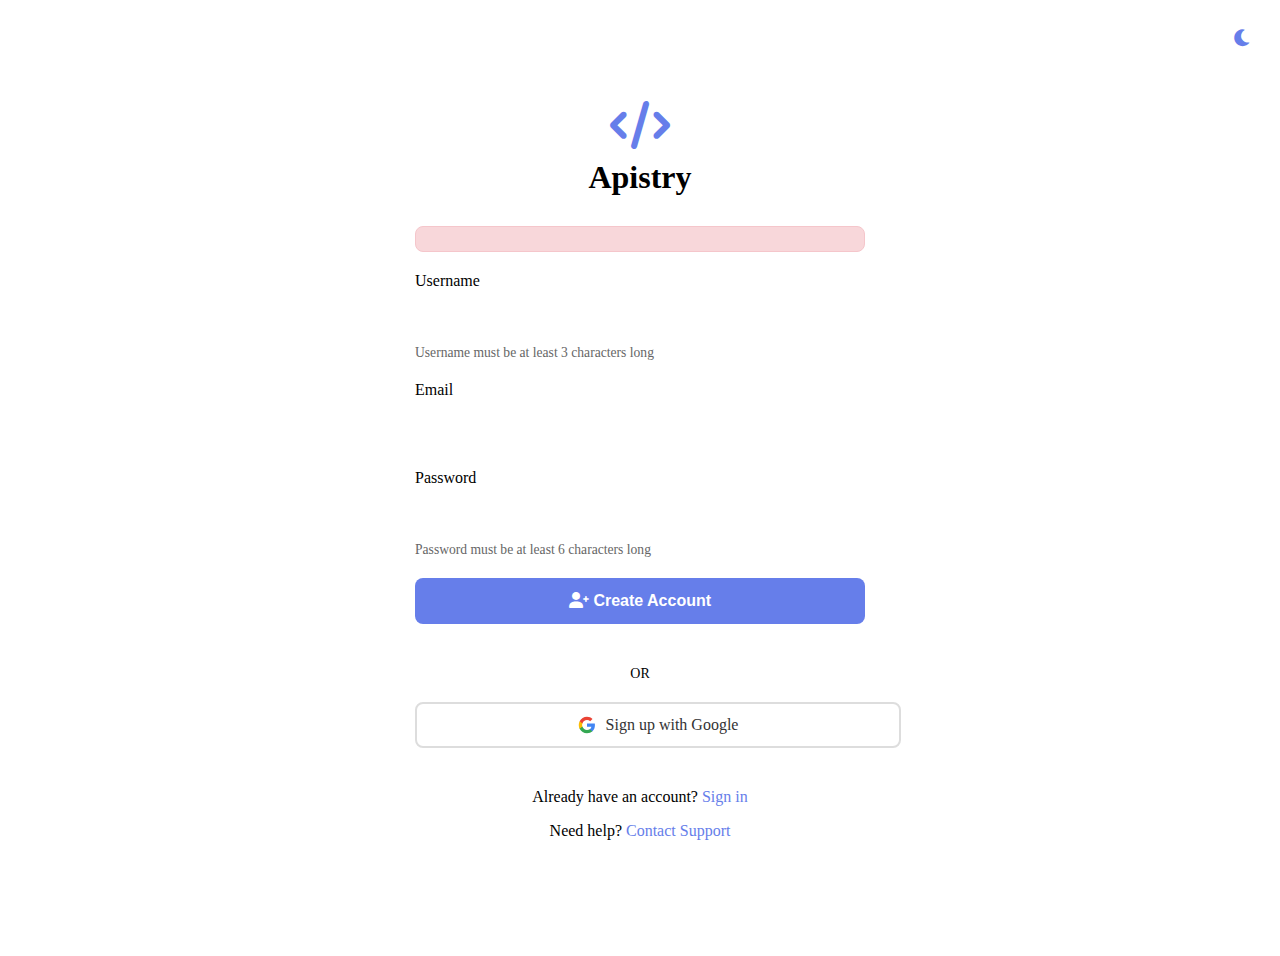
<file: target/classes/templates/register.html>
<!DOCTYPE html>
<html lang="en" xmlns:th="http://www.thymeleaf.org">
<head>
    <meta charset="UTF-8">
    <meta name="viewport" content="width=device-width, initial-scale=1.0">
    <title>Register - Apistry</title>
    <link href="https://cdnjs.cloudflare.com/ajax/libs/font-awesome/6.0.0/css/all.min.css" rel="stylesheet">
    <link rel="stylesheet" th:href="@{/css/main.css}">
    <script th:src="@{/js/main.js}" defer></script>
    <style>
        .auth-container {
            min-height: 100vh;
            display: flex;
            align-items: center;
            justify-content: center;
            background: var(--hero-gradient);
            padding: 20px;
            transition: background 0.3s ease;
        }
        
        .auth-card {
            background: var(--card-bg);
            border-radius: 12px;
            box-shadow: var(--shadow);
            padding: 40px;
            width: 100%;
            max-width: 450px;
            text-align: center;
            transition: background-color 0.3s ease, box-shadow 0.3s ease;
        }
        
        .auth-logo {
            margin-bottom: 30px;
        }
        
        .auth-logo i {
            font-size: 3rem;
            color: #667eea;
            margin-bottom: 10px;
        }
        
        .auth-logo h1 {
            color: var(--text-primary);
            margin: 0;
            font-size: 2rem;
            transition: color 0.3s ease;
        }
        
        .auth-form {
            text-align: left;
        }
        
        .form-group {
            margin-bottom: 20px;
        }
        
        .form-group label {
            display: block;
            margin-bottom: 8px;
            color: var(--text-secondary);
            font-weight: 500;
            transition: color 0.3s ease;
        }
        
        .form-group input {
            width: 100%;
            padding: 12px 16px;
            border: 2px solid var(--input-border);
            border-radius: 8px;
            font-size: 16px;
            background: var(--input-bg);
            color: var(--text-primary);
            transition: border-color 0.3s ease, background-color 0.3s ease, color 0.3s ease;
            box-sizing: border-box;
        }
        
        .form-group input:focus {
            outline: none;
            border-color: var(--btn-primary);
        }
        
        .auth-submit {
            width: 100%;
            padding: 14px;
            background: #667eea;
            color: white;
            border: none;
            border-radius: 8px;
            font-size: 16px;
            font-weight: 600;
            cursor: pointer;
            transition: background-color 0.3s ease;
            margin-bottom: 20px;
        }
        
        .auth-submit:hover {
            background: #5a6fd8;
        }
        
        .auth-links {
            text-align: center;
        }
        
        .auth-links a {
            color: #667eea;
            text-decoration: none;
            font-weight: 500;
        }
        
        .auth-links a:hover {
            text-decoration: underline;
        }
        
        .alert {
            padding: 12px 16px;
            border-radius: 8px;
            margin-bottom: 20px;
            font-weight: 500;
        }
        
        .alert-error {
            background: #f8d7da;
            color: #721c24;
            border: 1px solid #f5c6cb;
        }
        
        .back-home {
            position: absolute;
            top: 20px;
            left: 20px;
            color: white;
            text-decoration: none;
            font-weight: 500;
            display: flex;
            align-items: center;
            gap: 8px;
        }
        
        .back-home:hover {
            text-decoration: underline;
        }
        
        .password-requirements {
            font-size: 0.85rem;
            color: #666;
            margin-top: 5px;
        }
        
        .oauth-divider {
            margin: 20px 0;
            text-align: center;
            position: relative;
        }
        
        .oauth-divider-line {
            position: relative;
            text-align: center;
            margin: 20px 0;
        }
        
        .oauth-divider-text {
            background: var(--card-bg);
            padding: 0 15px;
            color: var(--text-secondary);
            font-size: 14px;
            position: relative;
            z-index: 1;
        }
        
        .oauth-divider hr {
            position: absolute;
            top: 50%;
            left: 0;
            right: 0;
            border: none;
            border-top: 1px solid var(--input-border);
            z-index: 0;
        }
        
        .google-signin-btn {
            display: inline-flex;
            align-items: center;
            justify-content: center;
            width: 100%;
            padding: 12px 16px;
            background: white;
            color: #333;
            border: 2px solid #ddd;
            border-radius: 8px;
            text-decoration: none;
            font-weight: 500;
            transition: all 0.3s ease;
            margin-bottom: 20px;
            cursor: pointer;
        }
        
        .google-signin-btn:hover {
            background: #f8f9fa;
            border-color: #bbb;
            box-shadow: 0 2px 4px rgba(0,0,0,0.1);
            transform: translateY(-1px);
        }
        
        [data-theme="dark"] .google-signin-btn {
            background: #2d2d2d;
            color: #ffffff;
            border-color: #555;
        }
        
        [data-theme="dark"] .google-signin-btn:hover {
            background: #3d3d3d;
            border-color: #666;
        }
        
        .google-icon {
            margin-right: 10px;
            flex-shrink: 0;
        }
    </style>
</head>
<body>
    <a href="/" class="back-home">
        <i class="fas fa-arrow-left"></i>
        Back to Home
    </a>
    
    <div class="auth-container">
        <div class="auth-card">
            <div style="position: absolute; top: 20px; right: 20px;">
                <button class="theme-toggle" onclick="toggleTheme()" title="Toggle theme" style="background: none; border: none; color: #667eea; font-size: 1.2rem; cursor: pointer; padding: 0.5rem; border-radius: 4px; transition: background-color 0.3s ease;">
                    <i class="fas fa-moon"></i>
                </button>
            </div>
            <div class="auth-logo">
                <i class="fas fa-code"></i>
                <h1>Apistry</h1>
            </div>
            
            <!-- Flash Messages -->
            <div th:if="${error}" class="alert alert-error" th:text="${error}"></div>
            
            <form class="auth-form" th:action="@{/register}" method="post">
                <div class="form-group">
                    <label for="username">Username</label>
                    <input type="text" id="username" name="username" required autocomplete="username" minlength="3">
                    <div class="password-requirements">Username must be at least 3 characters long</div>
                </div>
                
                <div class="form-group">
                    <label for="email">Email</label>
                    <input type="email" id="email" name="email" required autocomplete="email">
                </div>
                
                <div class="form-group">
                    <label for="password">Password</label>
                    <input type="password" id="password" name="password" required autocomplete="new-password" minlength="6">
                    <div class="password-requirements">Password must be at least 6 characters long</div>
                </div>
                
                <button type="submit" class="auth-submit">
                    <i class="fas fa-user-plus"></i>
                    Create Account
                </button>
            </form>
            
            <div class="oauth-divider">
                <div class="oauth-divider-line">
                    <span class="oauth-divider-text">OR</span>
                    <hr>
                </div>
                
                <a href="/oauth2/authorization/google" class="google-signin-btn">
                    <svg class="google-icon" width="18" height="18" viewBox="0 0 24 24">
                        <path fill="#4285F4" d="M22.56 12.25c0-.78-.07-1.53-.2-2.25H12v4.26h5.92c-.26 1.37-1.04 2.53-2.21 3.31v2.77h3.57c2.08-1.92 3.28-4.74 3.28-8.09z"/>
                        <path fill="#34A853" d="M12 23c2.97 0 5.46-.98 7.28-2.66l-3.57-2.77c-.98.66-2.23 1.06-3.71 1.06-2.86 0-5.29-1.93-6.16-4.53H2.18v2.84C3.99 20.53 7.7 23 12 23z"/>
                        <path fill="#FBBC05" d="M5.84 14.09c-.22-.66-.35-1.36-.35-2.09s.13-1.43.35-2.09V7.07H2.18C1.43 8.55 1 10.22 1 12s.43 3.45 1.18 4.93l2.85-2.22.81-.62z"/>
                        <path fill="#EA4335" d="M12 5.38c1.62 0 3.06.56 4.21 1.64l3.15-3.15C17.45 2.09 14.97 1 12 1 7.7 1 3.99 3.47 2.18 7.07l3.66 2.84c.87-2.6 3.3-4.53 6.16-4.53z"/>
                    </svg>
                    Sign up with Google
                </a>
            </div>
            
            <div class="auth-links">
                <p>Already have an account? <a href="/login">Sign in</a></p>
                <p>Need help? <a href="/contact">Contact Support</a></p>
            </div>
        </div>
    </div>
</body>
</html>
</file>
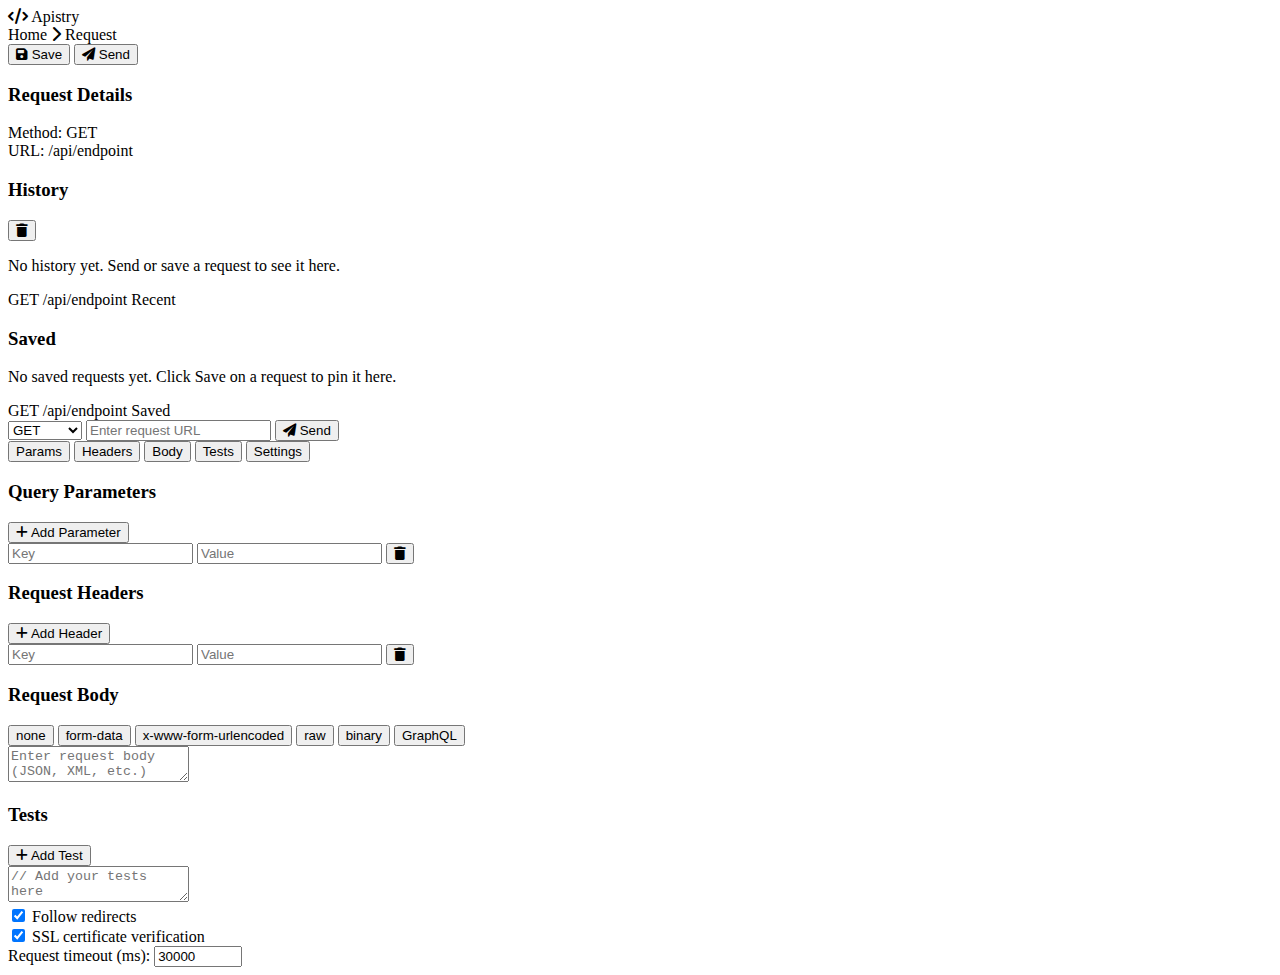
<file: target/classes/templates/request.html>
<!DOCTYPE html>
<html lang="en" xmlns:th="http://www.thymeleaf.org">
<head>
    <meta charset="UTF-8">
    <meta name="viewport" content="width=device-width, initial-scale=1.0">
    <title>Request - Apistry</title>
    <link rel="stylesheet" th:href="@{/css/main.css}">
    <link rel="stylesheet" th:href="@{/css/request.css}">
    <link href="https://cdnjs.cloudflare.com/ajax/libs/font-awesome/6.0.0/css/all.min.css" rel="stylesheet">
</head>
<body>
    <!-- Hidden metadata -->
    <input type="hidden" id="requestId" th:value="${request.id}">

    <!-- Header -->
    <header class="header">
        <div class="header-left">
            <div class="logo">
                <i class="fas fa-code"></i>
                <span>Apistry</span>
            </div>
            <nav class="breadcrumb">
                <a th:href="@{/}">Home</a>
                <i class="fas fa-chevron-right"></i>
                <span th:text="${request.url}">Request</span>
            </nav>
        </div>
        <div class="header-right">
            <button class="btn btn-secondary" onclick="saveRequest()">
                <i class="fas fa-save"></i>
                Save
            </button>
            <button class="btn btn-primary" onclick="sendRequest()">
                <i class="fas fa-paper-plane"></i>
                Send
            </button>
        </div>
    </header>

    <!-- Main Container -->
    <div class="main-container">
        <!-- Sidebar -->
        <aside class="sidebar">
            <div class="sidebar-section">
                <div class="sidebar-header">
                    <h3>Request Details</h3>
                </div>
                <div class="request-info">
                    <div class="info-item">
                        <label>Method:</label>
                        <span class="method-badge" th:text="${request.method}">GET</span>
                    </div>
                    <div class="info-item">
                        <label>URL:</label>
                        <span class="url-text" th:text="${request.url}">/api/endpoint</span>
                    </div>
                    <!-- Name removed: ApiRequest has no 'name' property -->
                </div>
            </div>

            <div class="sidebar-section">
                <div class="sidebar-header">
                    <h3>History</h3>
                    <button class="btn-icon" title="Clear History">
                        <i class="fas fa-trash"></i>
                    </button>
                </div>
                <div class="history-list">
                    <div th:if="${historyRequests == null or #lists.isEmpty(historyRequests)}" class="history-empty">
                        <p>No history yet. Send or save a request to see it here.</p>
                    </div>
                    <div class="history-item"
                         th:each="h : ${historyRequests}"
                         th:onclick="'window.location.href=\'/request/' + '[[${h.id}]]' + '\';'">
                        <span class="method-badge" th:text="${h.method}">GET</span>
                        <span class="history-url" th:text="${h.url}">/api/endpoint</span>
                        <span class="history-time">Recent</span>
                    </div>
                </div>
            </div>

            <div class="sidebar-section">
                <div class="sidebar-header">
                    <h3>Saved</h3>
                </div>
                <div class="history-list">
                    <div th:if="${savedRequests == null or #lists.isEmpty(savedRequests)}" class="history-empty">
                        <p>No saved requests yet. Click Save on a request to pin it here.</p>
                    </div>
                    <div class="history-item"
                         th:each="s : ${savedRequests}"
                         th:onclick="'window.location.href=\'/request/' + '[[${s.id}]]' + '\';'">
                        <span class="method-badge" th:text="${s.method}">GET</span>
                        <span class="history-url" th:text="${s.url}">/api/endpoint</span>
                        <span class="history-time">Saved</span>
                    </div>
                </div>
            </div>
        </aside>

        <!-- Main Content -->
        <main class="main-content">
            <div class="request-container">
                <!-- Request URL Bar -->
                <div class="url-bar">
                    <select class="method-select" id="methodSelect">
                        <option value="GET" th:selected="${request.method == 'GET'}">GET</option>
                        <option value="POST" th:selected="${request.method == 'POST'}">POST</option>
                        <option value="PUT" th:selected="${request.method == 'PUT'}">PUT</option>
                        <option value="DELETE" th:selected="${request.method == 'DELETE'}">DELETE</option>
                        <option value="PATCH" th:selected="${request.method == 'PATCH'}">PATCH</option>
                    </select>
                    <input type="url" class="url-input" id="urlInput" th:value="${request.url}" placeholder="Enter request URL">
                    <button class="btn btn-primary" onclick="sendRequest()">
                        <i class="fas fa-paper-plane"></i>
                        Send
                    </button>
                </div>

                <!-- Request Tabs -->
                <div class="request-tabs">
                    <div class="tab-nav">
                        <button class="tab-btn active" data-tab="params">Params</button>
                        <button class="tab-btn" data-tab="headers">Headers</button>
                        <button class="tab-btn" data-tab="body">Body</button>
                        <button class="tab-btn" data-tab="tests">Tests</button>
                        <button class="tab-btn" data-tab="settings">Settings</button>
                    </div>

                    <!-- Params Tab -->
                    <div class="tab-content active" id="params">
                        <div class="tab-header">
                            <h3>Query Parameters</h3>
                            <button class="btn btn-sm btn-secondary" onclick="addParam()">
                                <i class="fas fa-plus"></i>
                                Add Parameter
                            </button>
                        </div>
                        <div class="params-list" id="paramsList">
                            <div class="param-item">
                                <input type="text" placeholder="Key" class="param-key">
                                <input type="text" placeholder="Value" class="param-value">
                                <button class="btn-icon param-remove">
                                    <i class="fas fa-trash"></i>
                                </button>
                            </div>
                        </div>
                    </div>

                    <!-- Headers Tab -->
                    <div class="tab-content" id="headers">
                        <div class="tab-header">
                            <h3>Request Headers</h3>
                            <button class="btn btn-sm btn-secondary" onclick="addHeader()">
                                <i class="fas fa-plus"></i>
                                Add Header
                            </button>
                        </div>
                        <div class="headers-list" id="headersList">
                            <div class="header-item">
                                <input type="text" placeholder="Key" class="header-key">
                                <input type="text" placeholder="Value" class="header-value">
                                <button class="btn-icon header-remove">
                                    <i class="fas fa-trash"></i>
                                </button>
                            </div>
                        </div>
                    </div>

                    <!-- Body Tab -->
                    <div class="tab-content" id="body">
                        <div class="tab-header">
                            <h3>Request Body</h3>
                            <div class="body-type-selector">
                                <button class="body-type-btn active" data-type="none">none</button>
                                <button class="body-type-btn" data-type="formdata">form-data</button>
                                <button class="body-type-btn" data-type="xwwwform">x-www-form-urlencoded</button>
                                <button class="body-type-btn" data-type="raw">raw</button>
                                <button class="body-type-btn" data-type="binary">binary</button>
                                <button class="body-type-btn" data-type="graphql">GraphQL</button>
                            </div>
                        </div>
                        <div class="body-content">
                            <div class="body-editor">
                                <textarea id="bodyEditor" placeholder="Enter request body (JSON, XML, etc.)" th:text="${request.body}"></textarea>
                            </div>
                        </div>
                    </div>

                    <!-- Tests Tab -->
                    <div class="tab-content" id="tests">
                        <div class="tab-header">
                            <h3>Tests</h3>
                            <button class="btn btn-sm btn-secondary" onclick="addTest()">
                                <i class="fas fa-plus"></i>
                                Add Test
                            </button>
                        </div>
                        <div class="tests-content">
                            <textarea id="testsEditor" placeholder="// Add your tests here&#10;pm.test('Status code is 200', function () {&#10;    pm.response.to.have.status(200);&#10;});"></textarea>
                        </div>
                    </div>

                    <!-- Settings Tab -->
                    <div class="tab-content" id="settings">
                        <div class="settings-content">
                            <div class="setting-item">
                                <label>
                                    <input type="checkbox" checked>
                                    Follow redirects
                                </label>
                            </div>
                            <div class="setting-item">
                                <label>
                                    <input type="checkbox" checked>
                                    SSL certificate verification
                                </label>
                            </div>
                            <div class="setting-item">
                                <label>Request timeout (ms):</label>
                                <input type="number" value="30000" min="1000" max="300000">
                            </div>
                        </div>
                    </div>
                </div>

                <!-- Response Section -->
                <div class="response-section" id="responseSection" style="display: none;">
                    <div class="response-header">
                        <h3>Response</h3>
                        <div class="response-info">
                            <span class="status-badge" id="statusBadge">200 OK</span>
                            <span class="response-time" id="responseTime">245ms</span>
                            <span class="response-size" id="responseSize">1.2KB</span>
                        </div>
                    </div>
                    <div class="response-tabs">
                        <div class="tab-nav">
                            <button class="tab-btn active" data-tab="response-body">Body</button>
                            <button class="tab-btn" data-tab="response-headers">Headers</button>
                            <button class="tab-btn" data-tab="response-cookies">Cookies</button>
                            <button class="tab-btn" data-tab="response-tests">Test Results</button>
                        </div>
                        <div class="tab-content active" id="response-body">
                            <div class="response-content">
                                <pre id="responseBody">Response will appear here...</pre>
                            </div>
                        </div>
                        <div class="tab-content" id="response-headers">
                            <div class="response-content">
                                <div class="headers-display" id="responseHeaders">
                                    <!-- Response headers will be populated here -->
                                </div>
                            </div>
                        </div>
                        <div class="tab-content" id="response-cookies">
                            <div class="response-content">
                                <div class="cookies-display" id="responseCookies">
                                    <!-- Response cookies will be populated here -->
                                </div>
                            </div>
                        </div>
                        <div class="tab-content" id="response-tests">
                            <div class="response-content">
                                <div class="tests-results" id="testsResults">
                                    <!-- Test results will be populated here -->
                                </div>
                            </div>
                        </div>
                    </div>
                </div>
            </div>
        </main>
    </div>

    <script th:src="@{/js/main.js}"></script>
    <script th:src="@{/js/request.js}"></script>
</body>
</html>
</file>
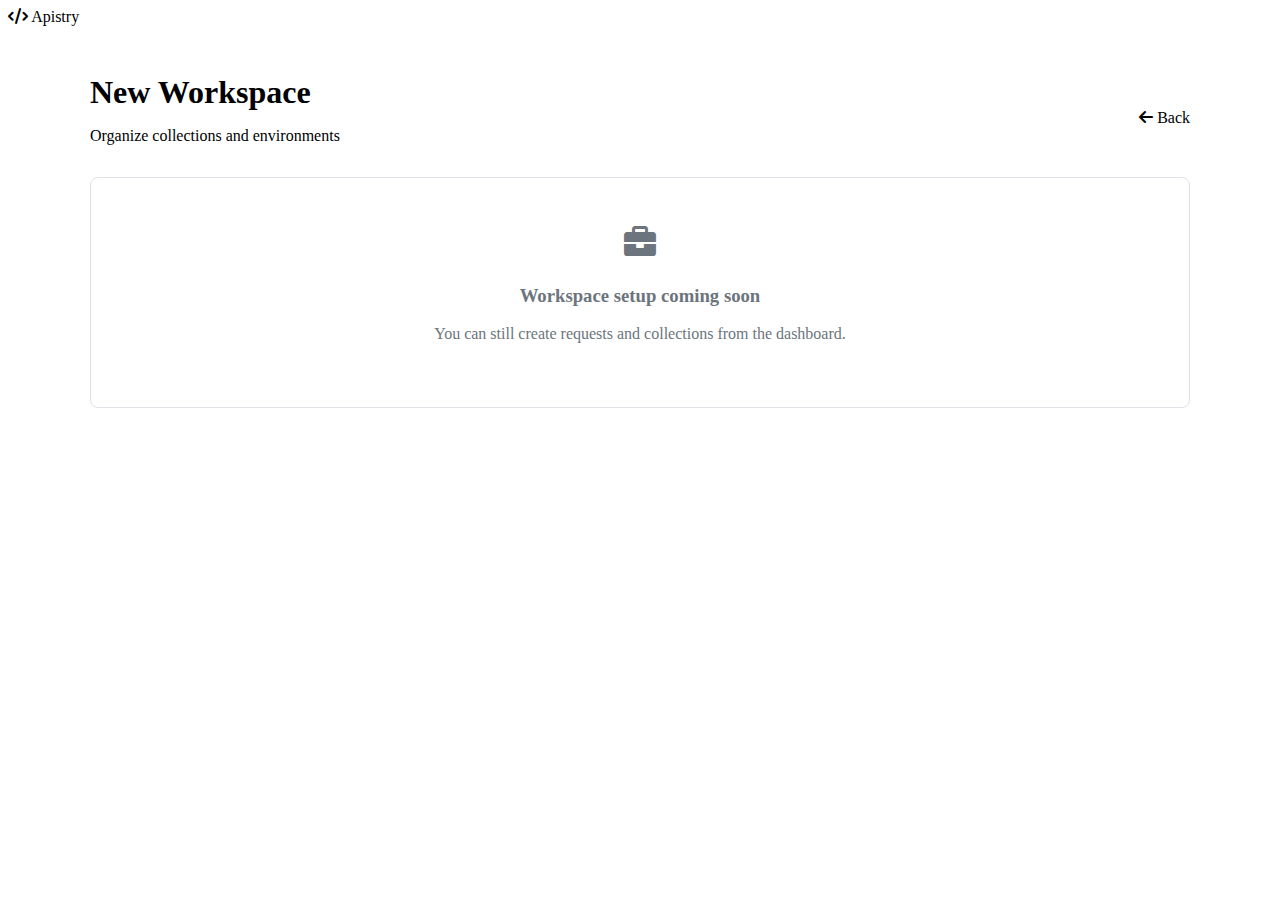
<file: target/classes/templates/workspace.html>
<!DOCTYPE html>
<html lang="en" xmlns:th="http://www.thymeleaf.org">
<head>
    <meta charset="UTF-8">
    <meta name="viewport" content="width=device-width, initial-scale=1.0">
    <title>Workspace - Apistry</title>
    <link rel="stylesheet" th:href="@{/css/main.css}">
    <link href="https://cdnjs.cloudflare.com/ajax/libs/font-awesome/6.0.0/css/all.min.css" rel="stylesheet">
    <script th:src="@{/js/main.js}" defer></script>
    <style>
        .workspace-container{max-width:1100px;margin:24px auto;padding:24px;}
        .workspace-header{display:flex;justify-content:space-between;align-items:center;margin-bottom:16px;}
        .workspace-title h1{margin:0;}
        .empty-state{padding:48px;border:1px solid #dee2e6;border-radius:8px;text-align:center;color:#6c757d;}
    </style>
    </head>
<body>
    <header class="header">
        <div class="header-content">
            <div class="logo">
                <i class="fas fa-code"></i>
                <span>Apistry</span>
            </div>
        </div>
    </header>
    <div class="workspace-container">
        <div class="workspace-header">
            <div class="workspace-title">
                <h1 th:text="${workspace.name}">New Workspace</h1>
                <p class="subtitle">Organize collections and environments</p>
            </div>
            <div class="workspace-actions">
                <a th:href="@{/}" class="btn btn-secondary"><i class="fas fa-arrow-left"></i> Back</a>
            </div>
        </div>
        <div class="empty-state">
            <i class="fas fa-briefcase" style="font-size:32px;margin-bottom:8px;"></i>
            <h3>Workspace setup coming soon</h3>
            <p>You can still create requests and collections from the dashboard.</p>
        </div>
    </div>
    <script th:src="@{/js/main.js}"></script>
    </body>
    </html>
</file>
